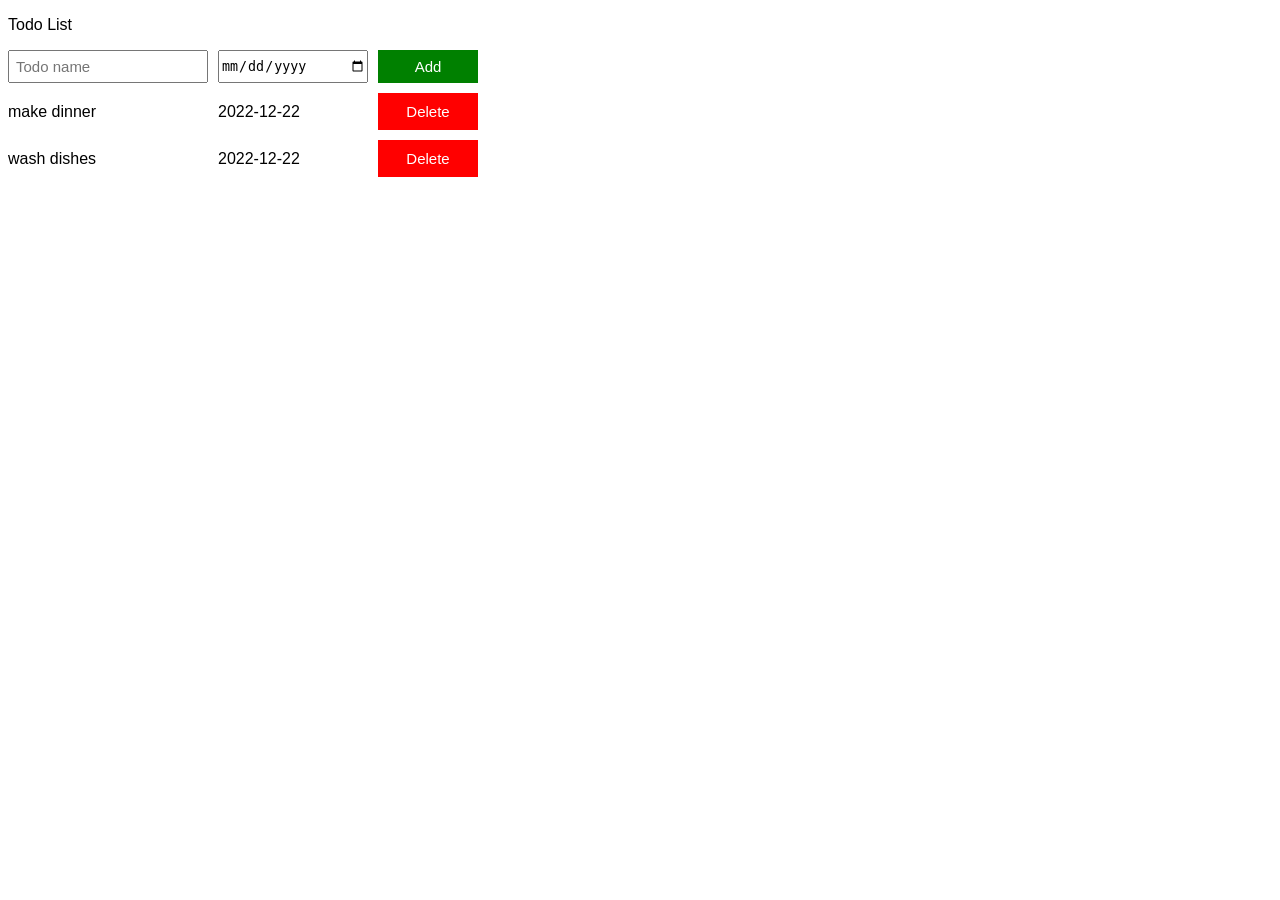
<file: Todo List/index.html>
<!DOCTYPE html>
<html lang="en">
<head>
    <meta charset="UTF-8">
    <meta name="viewport" content="width=device-width, initial-scale=1.0">
    <title>Document</title>
    <link rel="stylesheet" href="style.css">
</head>
<body>
    <p>
        Todo List
    </p>

    <div class="todo-input-grid">
        <input placeholder="Todo name"
            class="js-name-input name-input">

        <input type="date"
            class="js-due-date-input">

        <button onclick="
            addTodo();
        " class="add-todo-button">
            Add
        </button>
    </div>

    <div class="js-todo-list todo-grid">
        
    </div>


    <script src="script.js">

    </script>
</body>
</html>
</file>
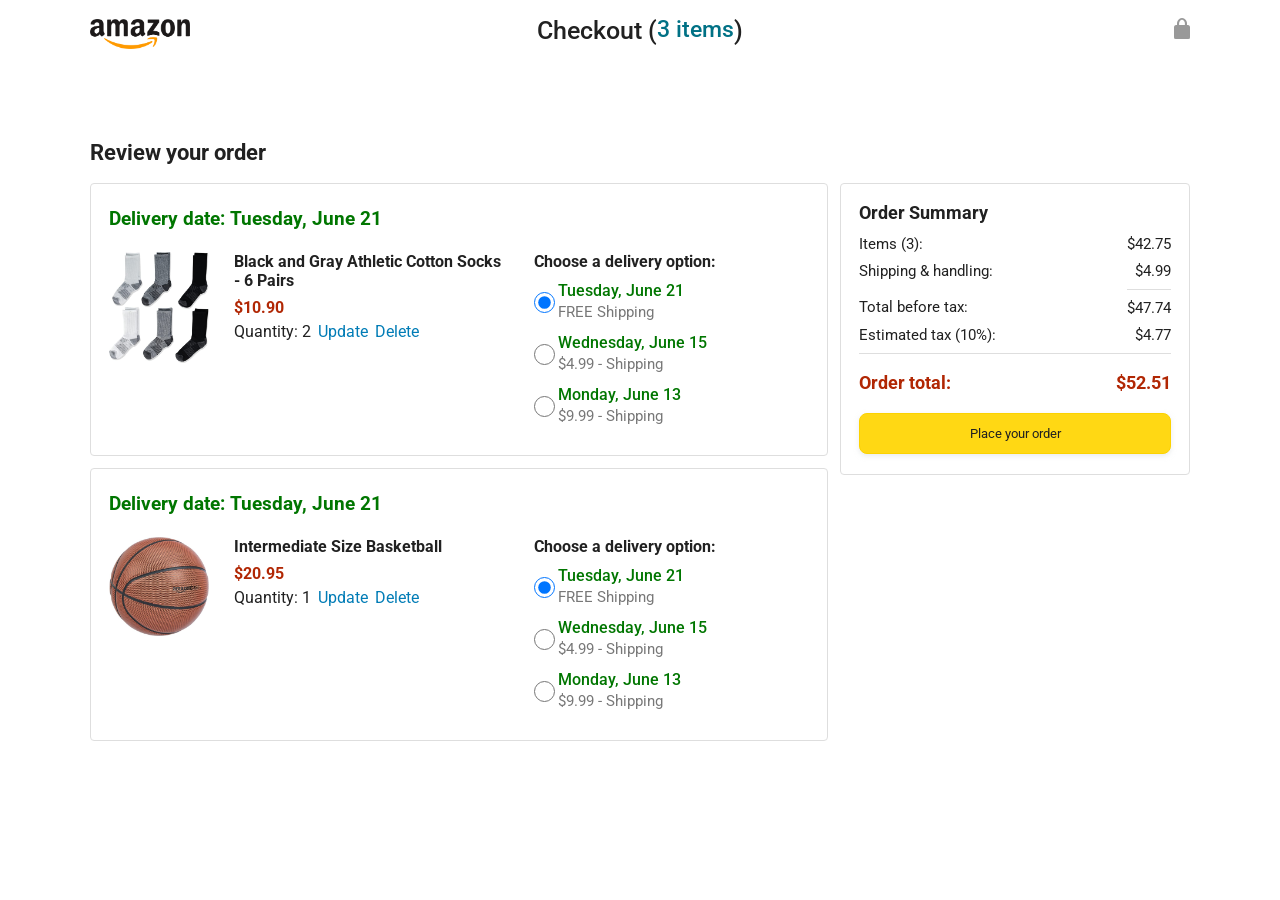
<file: Amazon clone/checkout.html>
<!DOCTYPE html>
<html>
  <head>
    <title>Checkout</title>

    <!-- This code is needed for responsive design to work.
      (Responsive design = make the website look good on
      smaller screen sizes like a phone or a tablet). -->
    <meta name="viewport" content="width=device-width, initial-scale=1">

    <!-- Load a font called Roboto from Google Fonts. -->
    <link rel="preconnect" href="https://fonts.googleapis.com">
    <link rel="preconnect" href="https://fonts.gstatic.com" crossorigin>
    <link href="https://fonts.googleapis.com/css2?family=Roboto:wght@400;500;700&display=swap" rel="stylesheet">

    <!-- Here are the CSS files for this page. -->
    <link rel="stylesheet" href="styles/shared/general.css">
    <link rel="stylesheet" href="styles/pages/checkout/checkout-header.css">
    <link rel="stylesheet" href="styles/pages/checkout/checkout.css">
  </head>
  <body>
    <div class="checkout-header">
      <div class="header-content">
        <div class="checkout-header-left-section">
          <a href="amazon.html">
            <img class="amazon-logo" src="images/amazon-logo.png">
            <img class="amazon-mobile-logo" src="images/amazon-mobile-logo.png">
          </a>
        </div>

        <div class="checkout-header-middle-section">
          Checkout (<a class="return-to-home-link"
            href="amazon.html">3 items</a>)
        </div>

        <div class="checkout-header-right-section">
          <img src="images/icons/checkout-lock-icon.png">
        </div>
      </div>
    </div>

    <div class="main">
      <div class="page-title">Review your order</div>

      <div class="checkout-grid">
        <div class="order-summary js-order-summary">
        </div>

        <div class="payment-summary">
          <div class="payment-summary-title">
            Order Summary
          </div>

          <div class="payment-summary-row">
            <div>Items (3):</div>
            <div class="payment-summary-money">$42.75</div>
          </div>

          <div class="payment-summary-row">
            <div>Shipping &amp; handling:</div>
            <div class="payment-summary-money">$4.99</div>
          </div>

          <div class="payment-summary-row subtotal-row">
            <div>Total before tax:</div>
            <div class="payment-summary-money">$47.74</div>
          </div>

          <div class="payment-summary-row">
            <div>Estimated tax (10%):</div>
            <div class="payment-summary-money">$4.77</div>
          </div>

          <div class="payment-summary-row total-row">
            <div>Order total:</div>
            <div class="payment-summary-money">$52.51</div>
          </div>

          <button class="place-order-button button-primary">
            Place your order
          </button>
        </div>
      </div>
    </div>

    <script type="module" src="scripts/checkout.js"></script>
  </body>
</html>
</file>
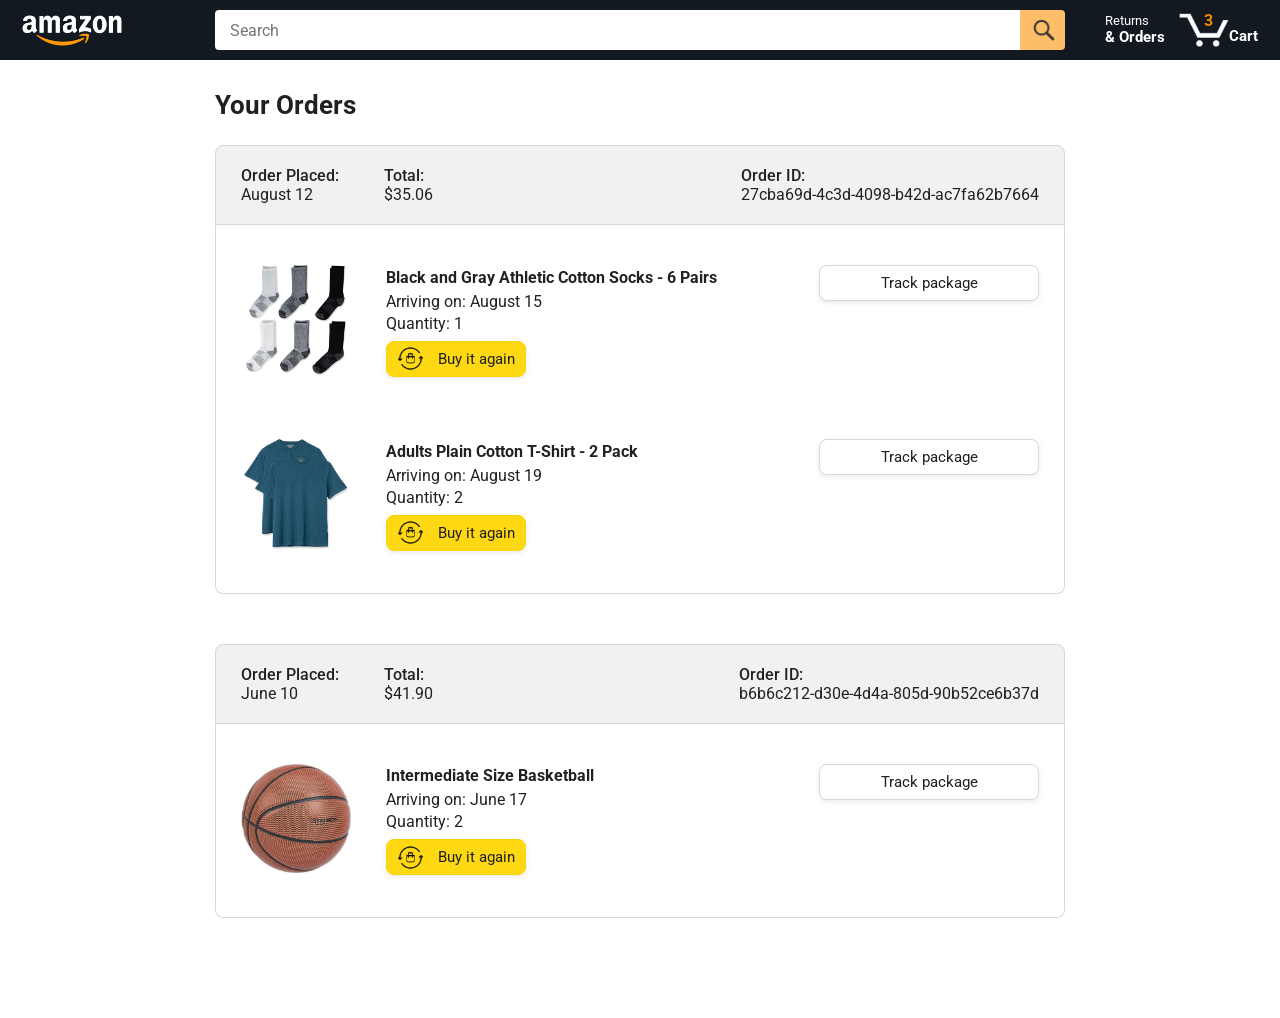
<file: Amazon clone/orders.html>
<!DOCTYPE html>
<html>
  <head>
    <title>Orders</title>

    <!-- This code is needed for responsive design to work.
      (Responsive design = make the website look good on
      smaller screen sizes like a phone or a tablet). -->
    <meta name="viewport" content="width=device-width, initial-scale=1">

    <!-- Load a font called Roboto from Google Fonts. -->
    <link rel="preconnect" href="https://fonts.googleapis.com">
    <link rel="preconnect" href="https://fonts.gstatic.com" crossorigin>
    <link href="https://fonts.googleapis.com/css2?family=Roboto:wght@400;500;700&display=swap" rel="stylesheet">

    <!-- Here are the CSS files for this page. -->
    <link rel="stylesheet" href="styles/shared/general.css">
    <link rel="stylesheet" href="styles/shared/amazon-header.css">
    <link rel="stylesheet" href="styles/pages/orders.css">
  </head>
  <body>
    <div class="amazon-header">
      <div class="amazon-header-left-section">
        <a href="amazon.html" class="header-link">
          <img class="amazon-logo"
            src="images/amazon-logo-white.png">
          <img class="amazon-mobile-logo"
            src="images/amazon-mobile-logo-white.png">
        </a>
      </div>

      <div class="amazon-header-middle-section">
        <input class="search-bar" type="text" placeholder="Search">

        <button class="search-button">
          <img class="search-icon" src="images/icons/search-icon.png">
        </button>
      </div>

      <div class="amazon-header-right-section">
        <a class="orders-link header-link" href="orders.html">
          <span class="returns-text">Returns</span>
          <span class="orders-text">& Orders</span>
        </a>

        <a class="cart-link header-link" href="checkout.html">
          <img class="cart-icon" src="images/icons/cart-icon.png">
          <div class="cart-quantity">3</div>
          <div class="cart-text">Cart</div>
        </a>
      </div>
    </div>

    <div class="main">
      <div class="page-title">Your Orders</div>

      <div class="orders-grid">
        <div class="order-container">
          
          <div class="order-header">
            <div class="order-header-left-section">
              <div class="order-date">
                <div class="order-header-label">Order Placed:</div>
                <div>August 12</div>
              </div>
              <div class="order-total">
                <div class="order-header-label">Total:</div>
                <div>$35.06</div>
              </div>
            </div>

            <div class="order-header-right-section">
              <div class="order-header-label">Order ID:</div>
              <div>27cba69d-4c3d-4098-b42d-ac7fa62b7664</div>
            </div>
          </div>

          <div class="order-details-grid">
            <div class="product-image-container">
              <img src="images/products/athletic-cotton-socks-6-pairs.jpg">
            </div>

            <div class="product-details">
              <div class="product-name">
                Black and Gray Athletic Cotton Socks - 6 Pairs
              </div>
              <div class="product-delivery-date">
                Arriving on: August 15
              </div>
              <div class="product-quantity">
                Quantity: 1
              </div>
              <button class="buy-again-button button-primary">
                <img class="buy-again-icon" src="images/icons/buy-again.png">
                <span class="buy-again-message">Buy it again</span>
              </button>
            </div>

            <div class="product-actions">
              <a href="tracking.html">
                <button class="track-package-button button-secondary">
                  Track package
                </button>
              </a>
            </div>

            <div class="product-image-container">
              <img src="images/products/adults-plain-cotton-tshirt-2-pack-teal.jpg">
            </div>

            <div class="product-details">
              <div class="product-name">
                Adults Plain Cotton T-Shirt - 2 Pack
              </div>
              <div class="product-delivery-date">
                Arriving on: August 19
              </div>
              <div class="product-quantity">
                Quantity: 2
              </div>
              <button class="buy-again-button button-primary">
                <img class="buy-again-icon" src="images/icons/buy-again.png">
                <span class="buy-again-message">Buy it again</span>
              </button>
            </div>

            <div class="product-actions">
              <a href="tracking.html">
                <button class="track-package-button button-secondary">
                  Track package
                </button>
              </a>
            </div>
          </div>
        </div>

        <div class="order-container">

          <div class="order-header">
            <div class="order-header-left-section">
              <div class="order-date">
                <div class="order-header-label">Order Placed:</div>
                <div>June 10</div>
              </div>
              <div class="order-total">
                <div class="order-header-label">Total:</div>
                <div>$41.90</div>
              </div>
            </div>

            <div class="order-header-right-section">
              <div class="order-header-label">Order ID:</div>
              <div>b6b6c212-d30e-4d4a-805d-90b52ce6b37d</div>
            </div>
          </div>

          <div class="order-details-grid">
            <div class="product-image-container">
              <img src="images/products/intermediate-composite-basketball.jpg">
            </div>

            <div class="product-details">
              <div class="product-name">
                Intermediate Size Basketball
              </div>
              <div class="product-delivery-date">
                Arriving on: June 17
              </div>
              <div class="product-quantity">
                Quantity: 2
              </div>
              <button class="buy-again-button button-primary">
                <img class="buy-again-icon" src="images/icons/buy-again.png">
                <span class="buy-again-message">Buy it again</span>
              </button>
            </div>

            <div class="product-actions">
              <a href="tracking.html">
                <button class="track-package-button button-secondary">
                  Track package
                </button>
              </a>
            </div>
          </div>
        </div>
      </div>
    </div>
  </body>
</html>
</file>
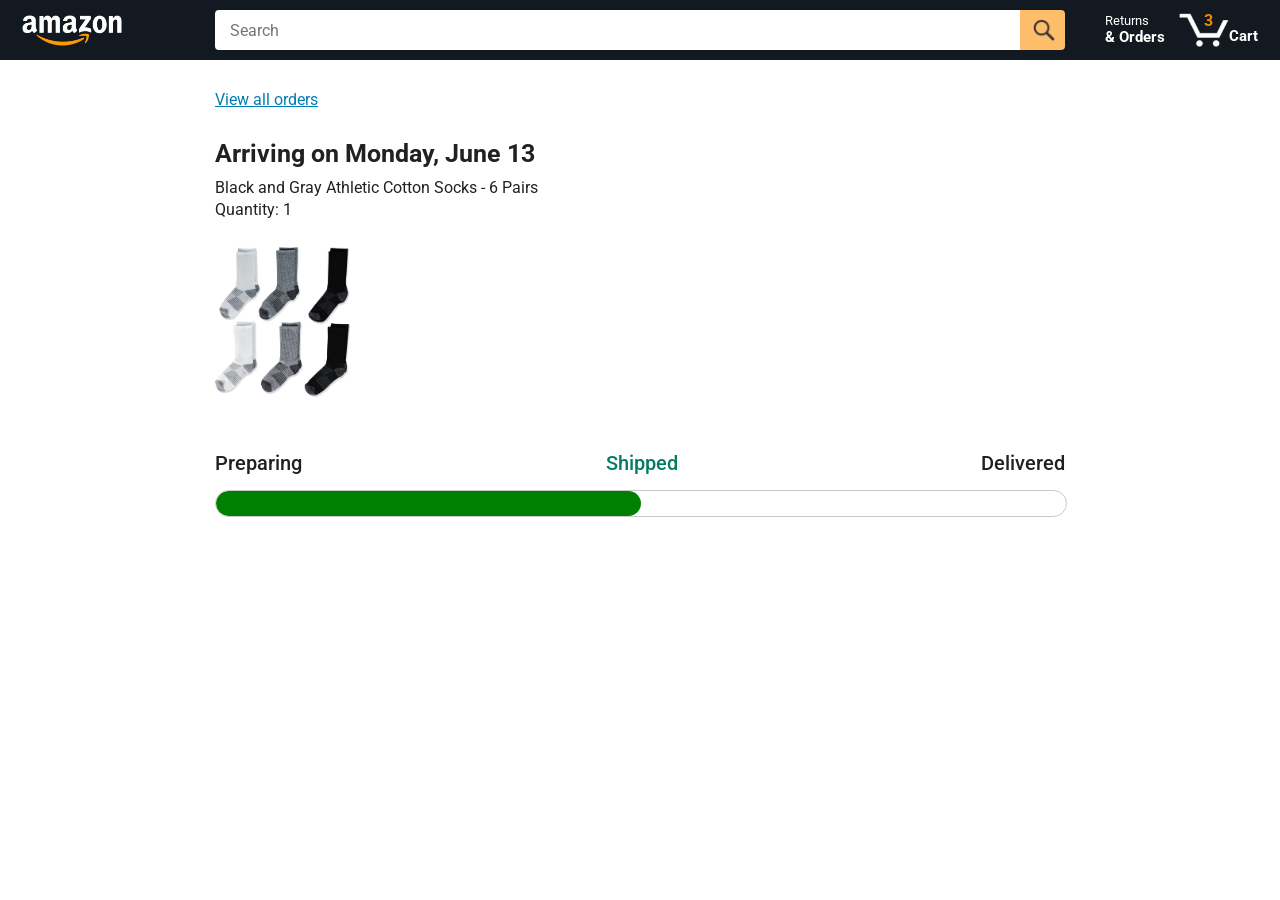
<file: Amazon clone/tracking.html>
<!DOCTYPE html>
<html>
  <head>
    <title>Tracking</title>

    <!-- This code is needed for responsive design to work.
      (Responsive design = make the website look good on
      smaller screen sizes like a phone or a tablet). -->
    <meta name="viewport" content="width=device-width, initial-scale=1">

    <!-- Load a font called Roboto from Google Fonts. -->
    <link rel="preconnect" href="https://fonts.googleapis.com">
    <link rel="preconnect" href="https://fonts.gstatic.com" crossorigin>
    <link href="https://fonts.googleapis.com/css2?family=Roboto:wght@400;500;700&display=swap" rel="stylesheet">

    <!-- Here are the CSS files for this page. -->
    <link rel="stylesheet" href="styles/shared/general.css">
    <link rel="stylesheet" href="styles/shared/amazon-header.css">
    <link rel="stylesheet" href="styles/pages/tracking.css">
  </head>
  <body>
    <div class="amazon-header">
      <div class="amazon-header-left-section">
        <a href="amazon.html" class="header-link">
          <img class="amazon-logo"
            src="images/amazon-logo-white.png">
          <img class="amazon-mobile-logo"
            src="images/amazon-mobile-logo-white.png">
        </a>
      </div>

      <div class="amazon-header-middle-section">
        <input class="search-bar" type="text" placeholder="Search">

        <button class="search-button">
          <img class="search-icon" src="images/icons/search-icon.png">
        </button>
      </div>

      <div class="amazon-header-right-section">
        <a class="orders-link header-link" href="orders.html">
          <span class="returns-text">Returns</span>
          <span class="orders-text">& Orders</span>
        </a>

        <a class="cart-link header-link" href="checkout.html">
          <img class="cart-icon" src="images/icons/cart-icon.png">
          <div class="cart-quantity">3</div>
          <div class="cart-text">Cart</div>
        </a>
      </div>
    </div>

    <div class="main">
      <div class="order-tracking">
        <a class="back-to-orders-link link-primary" href="orders.html">
          View all orders
        </a>

        <div class="delivery-date">
          Arriving on Monday, June 13
        </div>

        <div class="product-info">
          Black and Gray Athletic Cotton Socks - 6 Pairs
        </div>

        <div class="product-info">
          Quantity: 1
        </div>

        <img class="product-image" src="images/products/athletic-cotton-socks-6-pairs.jpg">

        <div class="progress-labels-container">
          <div class="progress-label">
            Preparing
          </div>
          <div class="progress-label current-status">
            Shipped
          </div>
          <div class="progress-label">
            Delivered
          </div>
        </div>

        <div class="progress-bar-container">
          <div class="progress-bar"></div>
        </div>
      </div>
    </div>
  </body>
</html>
</file>
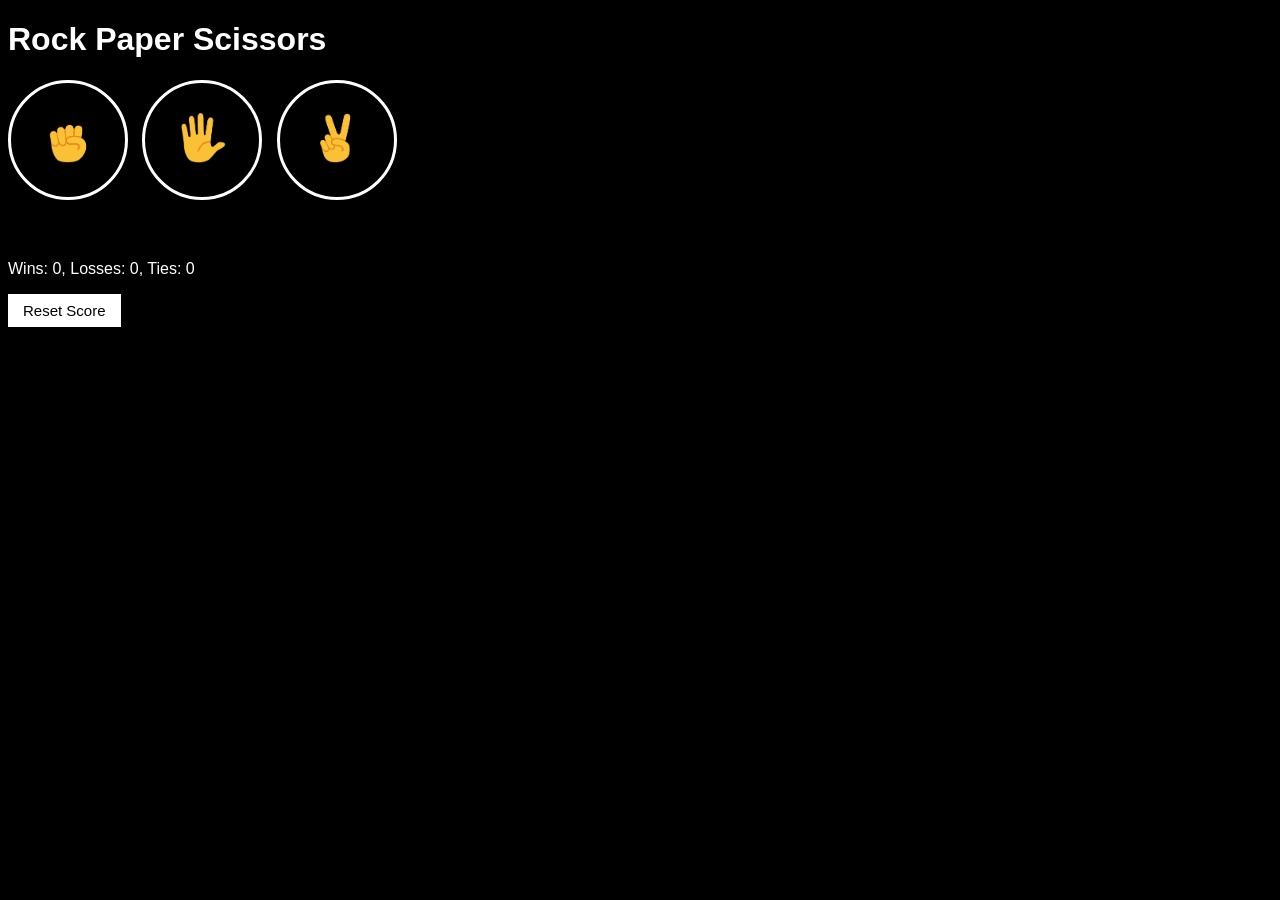
<file: Rock Paper Scissors/rock-paper-scis.html>
<!DOCTYPE html>
<html lang="en">

<head>
    <meta charset="UTF-8">
    <meta name="viewport" content="width=device-width, initial-scale=1.0">
    <title>ROCK-PAPER-SCISSORS</title>

    <link rel="stylesheet" href="style.css">
</head>

<body>

    <h1 class="title">Rock Paper Scissors</h1>

    <button class="move-button js-rock-button">
        <img src="images/rock-emoji.png" class="move-icon">
    </button>

    <button class="move-button js-paper-button">
        <img src="images/paper-emoji.png" class="move-icon">
    </button>


    <button class="move-button js-scissors-button">
        <img src="images/scissors-emoji.png" class="move-icon">
    </button>

    <p class="js-result result"></p>
    <p class="js-moves"></p>
    <p class="js-score score"></p>

    <button onclick ="
        score.wins = 0;
        score.losses = 0;
        score.ties = 0;
        localStorage.removeItem('score');
        updateScoreElement();
    " class="reset-score-button">Reset Score</button>


    <script src="script.js">
    </script>

</body>

</html>
</file>
<file: Todo List/style.css>
body {
    font-family: Arial,'Franklin Gothic Medium', 'Arial Narrow', sans-serif;
}

.todo-grid,
.todo-input-grid {
    display: grid;
    grid-template-columns: 200px 150px 100px;
    column-gap: 10px;
    row-gap: 10px;
    align-items: center;
}

.todo-input-grid {
    margin-bottom: 10px;
    align-items: stretch;
}

.name-input,
.due-date-input {
    font-size: 15px;
    padding: 6px;
}

.add-todo-button {
    background-color: green;
    color: white;
    border: none;
    font-size: 15px;
    cursor: pointer;
}

.delete-todo-button {
    background-color: red;
    color: white;
    border: none;
    font-size: 15px;
    cursor: pointer;
    padding-top: 10px;
    padding-bottom: 10px;
}
</file>
<file: Amazon clone/styles/shared/general.css>
body {
  font-family: Roboto, Arial;
  color: rgb(33, 33, 33);
  /* The <body> element has a default margin of 8px
     on all sides. This removes the default margins. */
  margin: 0;
}

/* <p> elements have a default margin on the top
   and bottom. This removes the default margins. */
p {
  margin: 0;
}

button {
  cursor: pointer;
}

select {
  cursor: pointer;
}

input, select, button {
  font-family: Roboto, Arial;
}

.button-primary {
  color: rgb(33, 33, 33);
  background-color: rgb(255, 216, 20);
  border: 1px solid rgb(252, 210, 0);
  border-radius: 8px;
  cursor: pointer;
  box-shadow: 0 2px 5px rgba(213, 217, 217, 0.5);
}

.button-primary:hover {
  background-color: rgb(247, 202, 0);
  border: 1px solid rgb(242, 194, 0);
}

.button-primary:active {
  background: rgb(255, 216, 20);
  border-color: rgb(252, 210, 0);
  box-shadow: none;
}

.button-secondary {
  color: rgb(33, 33, 33);
  background: white;
  border: 1px solid rgb(213, 217, 217);
  border-radius: 8px;
  cursor: pointer;
  box-shadow: 0 2px 5px rgba(213, 217, 217, 0.5);
}

.button-secondary:hover {
  background-color: rgb(247, 250, 250);
}

.button-secondary:active {
  background-color: rgb(237, 253, 255);
  box-shadow: none;
}

/* These styles will limit text to 2 lines. Anything
   beyond 2 lines will be replaced with "..."
   You can find this code by using an A.I. tool or by
   searching in Google.
   https://css-tricks.com/almanac/properties/l/line-clamp/ */
.limit-text-to-2-lines {
  display: -webkit-box;
  -webkit-line-clamp: 2;
  -webkit-box-orient: vertical;
  overflow: hidden;
}

.link-primary {
  color: rgb(1, 124, 182);
  cursor: pointer;
}

.link-primary:hover {
  color: rgb(196, 80, 0);
}

/* Styles for dropdown selectors. */
select {
  color: rgb(33, 33, 33);
  background-color: rgb(240, 240, 240);
  border: 1px solid rgb(213, 217, 217);
  border-radius: 8px;
  padding: 3px 5px;
  font-size: 15px;
  cursor: pointer;
  box-shadow: 0 2px 5px rgba(213, 217, 217, 0.5);
}

select:focus,
input:focus {
  outline: 2px solid rgb(255, 153, 0);
}
</file>
<file: Amazon clone/styles/pages/checkout/checkout-header.css>
.checkout-header {
  height: 60px;
  padding-left: 30px;
  padding-right: 30px;
  background-color: white;

  display: flex;
  justify-content: center;

  position: fixed;
  top: 0;
  left: 0;
  right: 0;
  z-index: 1000;
}

.header-content {
  width: 100%;
  max-width: 1100px;

  display: flex;
  align-items: center;
}

.checkout-header-left-section {
  width: 150px;
}

.amazon-logo {
  width: 100px;
  margin-top: 12px;
}

.amazon-mobile-logo {
  display: none;
}

/* @media is used to create responsive design (making the
   website look good on any screen size). This @media
   means when the screen width is 575px or less, different
   styles (inside the {...}) will be applied. */
@media (max-width: 575px) {
  .checkout-header-left-section {
    width: auto;
  }

  .amazon-logo {
    display: none;
  }

  .amazon-mobile-logo {
    display: inline-block;
    height: 35px;
    margin-top: 5px;
  }
}

.checkout-header-middle-section {
  flex: 1;
  flex-shrink: 0;
  text-align: center;

  font-size: 25px;
  font-weight: 500;

  display: flex;
  justify-content: center;
}

.return-to-home-link {
  color: rgb(0, 113, 133);
  font-size: 23px;
  text-decoration: none;
  cursor: pointer;
}

@media (max-width: 1000px) {
  .checkout-header-middle-section {
    font-size: 20px;
    margin-right: 60px;
  }

  .return-to-home-link {
    font-size: 18px;
  }
}

@media (max-width: 575px) {
  .checkout-header-middle-section {
    margin-right: 5px;
  }
}

.checkout-header-right-section {
  text-align: right;
  width: 150px;
}

@media (max-width: 1000px) {
  .checkout-header-right-section {
    width: auto;
  }
}
</file>
<file: Amazon clone/styles/pages/checkout/checkout.css>
.main {
  max-width: 1100px;
  padding-left: 30px;
  padding-right: 30px;

  margin-top: 140px;
  margin-bottom: 100px;

  /* margin-left: auto;
     margin-right auto;
     Is a trick for centering an element horizontally
     without needing a container. */
  margin-left: auto;
  margin-right: auto;
}

.page-title {
  font-weight: 700;
  font-size: 22px;
  margin-bottom: 18px;
}

.checkout-grid {
  display: grid;
  /* Here, 1fr means the first column will take
     up the remaining space in the grid. */
  grid-template-columns: 1fr 350px;
  column-gap: 12px;

  /* Use align-items: start; to prevent the elements
     in the grid from stretching vertically. */
  align-items: start;
}

@media (max-width: 1000px) {
  .main {
    max-width: 500px;
  }

  .checkout-grid {
    grid-template-columns: 1fr;
  }
}

.cart-item-container,
.payment-summary {
  border: 1px solid rgb(222, 222, 222);
  border-radius: 4px;
  padding: 18px;
}

.cart-item-container {
  margin-bottom: 12px;
}

.payment-summary {
  padding-bottom: 5px;
}

@media (max-width: 1000px) {
  .payment-summary {
    /* grid-row: 1 means this element will be placed into row
      1 in the grid. (Normally, the row that an element is
      placed in is determined by the order of the elements in
      the HTML. grid-row overrides this default ordering). */
    grid-row: 1;
    margin-bottom: 12px;
  }
}

.delivery-date {
  color: rgb(0, 118, 0);
  font-weight: 700;
  font-size: 19px;
  margin-top: 5px;
  margin-bottom: 22px;
}

.cart-item-details-grid {
  display: grid;
  /* 100px 1fr 1fr; means the 2nd and 3rd column will
     take up half the remaining space in the grid
     (they will divide up the remaining space evenly). */
  grid-template-columns: 100px 1fr 1fr;
  column-gap: 25px;
}

@media (max-width: 1000px) {
  .cart-item-details-grid {
    grid-template-columns: 100px 1fr;
    row-gap: 30px;
  }
}

.product-image {
  max-width: 100%;
  max-height: 120px;

  /* margin-left: auto;
     margin-right auto;
     Is a trick for centering an element horizontally
     without needing a container. */
  margin-left: auto;
  margin-right: auto;
}

.product-name {
  font-weight: 700;
  margin-bottom: 8px;
}

.product-price {
  color: rgb(177, 39, 4);
  font-weight: 700;
  margin-bottom: 5px;
}

.product-quantity .link-primary {
  margin-left: 3px;
}

@media (max-width: 1000px) {
  .delivery-options {
    /* grid-column: 1 means this element will be placed
       in column 1 in the grid. (Normally, the column that
       an element is placed in is determined by the order
       of the elements in the HTML. grid-column overrides
       this default ordering).
       
       / span 2 means this element will take up 2 columns
       in the grid (Normally, each element takes up 1
       column in the grid). */
    grid-column: 1 / span 2;
  }
}

.delivery-options-title {
  font-weight: 700;
  margin-bottom: 10px;
}

.delivery-option {
  display: grid;
  grid-template-columns: 24px 1fr;
  margin-bottom: 12px;
  cursor: pointer;
}

.delivery-option-input {
  margin-left: 0px;
  cursor: pointer;
}

.delivery-option-date {
  color: rgb(0, 118, 0);
  font-weight: 500;
  margin-bottom: 3px;
}

.delivery-option-price {
  color: rgb(120, 120, 120);
  font-size: 15px;
}

.payment-summary-title {
  font-weight: 700;
  font-size: 18px;
  margin-bottom: 12px;
}

.payment-summary-row {
  display: grid;
  /* 1fr auto; means the width of the 2nd column will be
     determined by the elements inside the column (auto).
     The 1st column will take up the remaining space. */
  grid-template-columns: 1fr auto;

  font-size: 15px;
  margin-bottom: 9px;
}

.payment-summary-money {
  text-align: right;
}

.subtotal-row .payment-summary-money {
  border-top: 1px solid rgb(222, 222, 222);
}

.subtotal-row div {
  padding-top: 9px;
}

.total-row {
  color: rgb(177, 39, 4);
  font-weight: 700;
  font-size: 18px;

  border-top: 1px solid rgb(222, 222, 222);
  padding-top: 18px;
}

.place-order-button {
  width: 100%;
  padding-top: 12px;
  padding-bottom: 12px;
  border-radius: 8px;

  margin-top: 11px;
  margin-bottom: 15px;
}
</file>
<file: Amazon clone/styles/shared/amazon-header.css>
.amazon-header {
  background-color: rgb(19, 25, 33);
  color: white;
  padding-left: 15px;
  padding-right: 15px;

  display: flex;
  align-items: center;
  justify-content: space-between;

  position: fixed;
  top: 0;
  left: 0;
  right: 0;
  height: 60px;
}

.amazon-header-left-section {
  width: 180px;
}

@media (max-width: 800px) {
  .amazon-header-left-section {
    width: unset;
  }
}

.header-link {
  display: inline-block;
  padding: 6px;
  border-radius: 2px;
  cursor: pointer;
  text-decoration: none;
  border: 1px solid rgba(0, 0, 0, 0);
}

.header-link:hover {
  border: 1px solid white;
}

.amazon-logo {
  width: 100px;
  margin-top: 5px;
}

.amazon-mobile-logo {
  display: none;
}

@media (max-width: 575px) {
  .amazon-logo {
    display: none;
  }

  .amazon-mobile-logo {
    display: block;
    height: 35px;
    margin-top: 5px;
  }
}

.amazon-header-middle-section {
  flex: 1;
  max-width: 850px;
  margin-left: 10px;
  margin-right: 10px;
  display: flex;
}

.search-bar {
  flex: 1;
  width: 0;
  font-size: 16px;
  height: 38px;
  padding-left: 15px;
  border: none;
  border-top-left-radius: 4px;
  border-bottom-left-radius: 4px;
  border-top-right-radius: 0;
  border-bottom-right-radius: 0;
}

.search-button {
  background-color: rgb(254, 189, 105);
  border: none;
  width: 45px;
  height: 40px;
  border-top-right-radius: 4px;
  border-bottom-right-radius: 4px;
  flex-shrink: 0;
}

.search-icon {
  height: 22px;
  margin-left: 2px;
  margin-top: 3px;
}

.amazon-header-right-section {
  width: 180px;
  flex-shrink: 0;
  display: flex;
  justify-content: end;
}

.orders-link {
  color: white;
}

.returns-text {
  display: block;
  font-size: 13px;
}

.orders-text {
  display: block;
  font-size: 15px;
  font-weight: 700;
}

.cart-link {
  color: white;
  display: flex;
  align-items: center;
  position: relative;
}

.cart-icon {
  width: 50px;
}

.cart-text {
  margin-top: 12px;
  font-size: 15px;
  font-weight: 700;
}

.cart-quantity {
  color: rgb(240, 136, 4);
  font-size: 16px;
  font-weight: 700;

  position: absolute;
  top: 4px;
  left: 22px;
  
  width: 26px;
  text-align: center;
}
</file>
<file: Amazon clone/styles/pages/orders.css>
.main {
  max-width: 850px;
  margin-top: 90px;
  margin-bottom: 100px;
  padding-left: 20px;
  padding-right: 20px;

  /* margin-left: auto;
     margin-right auto;
     Is a trick for centering an element horizontally
     without needing a container. */
  margin-left: auto;
  margin-right: auto;
}

.page-title {
  font-weight: 700;
  font-size: 26px;
  margin-bottom: 25px;
}

.orders-grid {
  display: grid;
  grid-template-columns: 1fr;
  row-gap: 50px;
}

.order-header {
  background-color: rgb(240, 242, 242);
  border: 1px solid rgb(213, 217, 217);

  display: flex;
  align-items: center;
  justify-content: space-between;

  padding: 20px 25px;
  border-top-left-radius: 8px;
  border-top-right-radius: 8px;
}

.order-header-left-section {
  display: flex;
  flex-shrink: 0;
}

.order-header-label {
  font-weight: 500;
}

.order-date,
.order-total {
  margin-right: 45px;
}

.order-header-right-section {
  flex-shrink: 1;
}

@media (max-width: 575px) {
  .order-header {
    flex-direction: column;
    align-items: start;
    line-height: 23px;
    padding: 15px;
  }

  .order-header-left-section {
    flex-direction: column;
  }

  .order-header-label {
    margin-right: 5px;
  }

  .order-date,
  .order-total {
    display: grid;
    grid-template-columns: auto 1fr;
    margin-right: 0;
  }

  .order-header-right-section {
    display: grid;
    grid-template-columns: auto 1fr;
  }
}

.order-details-grid {
  padding: 40px 25px;
  border: 1px solid rgb(213, 217, 217);
  border-top: none;
  border-bottom-left-radius: 8px;
  border-bottom-right-radius: 8px;

  display: grid;
  grid-template-columns: 110px 1fr 220px;
  column-gap: 35px;
  row-gap: 60px;
  align-items: center;
}

@media (max-width: 800px) {
  .order-details-grid {
    grid-template-columns: 110px 1fr;
    row-gap: 0;
    padding-bottom: 8px;
  }
}

@media (max-width: 450px) {
  .order-details-grid {
    grid-template-columns: 1fr;
  }
}

.product-image-container {
  text-align: center;
}

.product-image-container img {
  max-width: 110px;
  max-height: 110px;
}

.product-name {
  font-weight: 700;
  margin-bottom: 5px;
}

.product-delivery-date {
  margin-bottom: 3px;
}

.product-quantity {
  margin-bottom: 8px;
}

.buy-again-button {
  font-size: 15px;
  width: 140px;
  height: 36px;
  border-radius: 8px;

  display: flex;
  align-items: center;
  justify-content: center;
}

.buy-again-icon {
  width: 25px;
  margin-right: 15px;
}

.product-actions {
  align-self: start;
}

.track-package-button {
  width: 100%;
  font-size: 15px;
  padding: 8px;
}

@media (max-width: 800px) {
  .buy-again-button {
    margin-bottom: 10px;
  }

  .product-actions {
    /* grid-column: 2 means this element will be placed
       in column 2 in the grid. (Normally, the column that
       an element is placed in is determined by the order
       of the elements in the HTML. grid-column overrides
       this default ordering). */
    grid-column: 2;
    margin-bottom: 30px;
  }

  .track-package-button {
    width: 140px;
  }
}

@media (max-width: 450px) {
  .product-image-container {
    text-align: center;
    margin-bottom: 25px;
  }

  .product-image-container img {
    max-width: 150px;
    max-height: 150px;
  }

  .product-name {
    margin-bottom: 10px;
  }

  .product-quantity {
    margin-bottom: 15px;
  }

  .buy-again-button {
    width: 100%;
    margin-bottom: 15px;
  }

  .product-actions {
    /* grid-column: auto; undos grid-column: 2; from above.
       This element will now be placed in its normal column
       in the grid. */
    grid-column: auto;
    margin-bottom: 70px;
  }

  .track-package-button {
    width: 100%;
    padding: 12px;
  }
}
</file>
<file: Amazon clone/styles/pages/tracking.css>
.main {
  max-width: 850px;
  margin-top: 90px;
  margin-bottom: 100px;
  padding-left: 30px;
  padding-right: 30px;

  /* margin-left: auto;
     margin-right auto;
     Is a trick for centering an element horizontally
     without needing a container. */
  margin-left: auto;
  margin-right: auto;
}

.back-to-orders-link {
  display: inline-block;
  margin-bottom: 30px;
}

.delivery-date {
  font-size: 25px;
  font-weight: 700;
  margin-bottom: 10px;
}

.product-info {
  margin-bottom: 3px;
}

.product-image {
  max-width: 150px;
  max-height: 150px;
  margin-top: 25px;
  margin-bottom: 50px;
}

.progress-labels-container {
  display: flex;
  justify-content: space-between;
  font-size: 20px;
  font-weight: 500;
  margin-bottom: 15px;
}

.current-status {
  color: rgb(6, 125, 98);
}

@media (max-width: 575px) {
  .progress-labels-container {
    font-size: 16px;
  }
}

@media (max-width: 450px) {
  .progress-labels-container {
    flex-direction: column;
    margin-bottom: 5px;
  }

  .progress-label {
    margin-bottom: 3px;
  }
}

.progress-bar-container {
  height: 25px;
  width: 100%;

  border: 1px solid rgb(200, 200, 200);
  border-radius: 50px;
  overflow: hidden;
}

.progress-bar {
  height: 100%;
  background-color: green;
  border-radius: 50px;
  width: 50%;
}
</file>
<file: Rock Paper Scissors/style.css>
body {
    background-color: black;
    color: white;
    font-family: Arial, "Helvetica Neue", Helvetica, sans-serif;
}

.move-icon {
    height: 50px;
}

.move-button {
    background-color: transparent;
    border: 3px solid white;
    width: 120px;
    height: 120px;
    border-radius: 60px;
    margin-right: 10px;
    cursor: pointer;
}

.result {
    font-size: 25px;
    font-weight: bold;
    margin-top: 50px;
}

.score {
    margin-top: 60px;
}

.reset-score-button {
    background-color: white;
    border: none;
    font-size: 15px;
    padding: 8px 15px;
    cursor: pointer;
}
</file>
